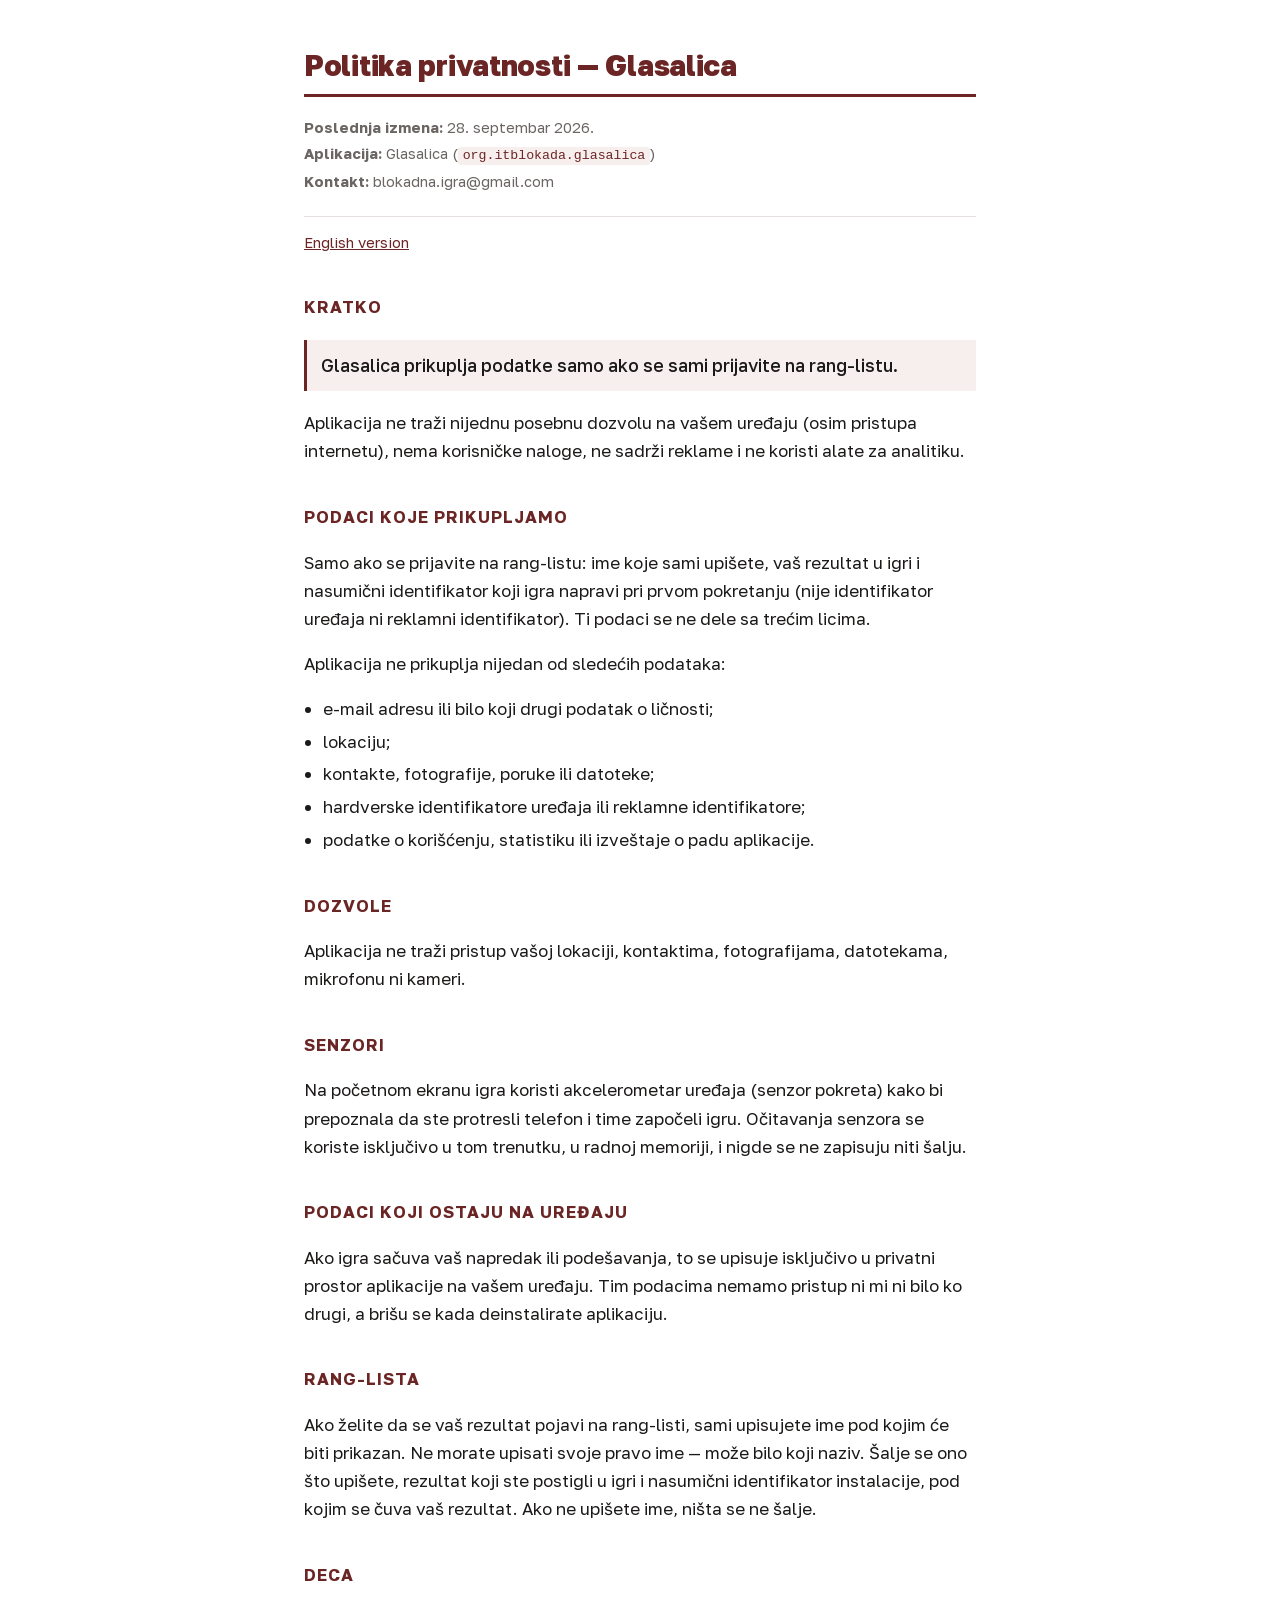
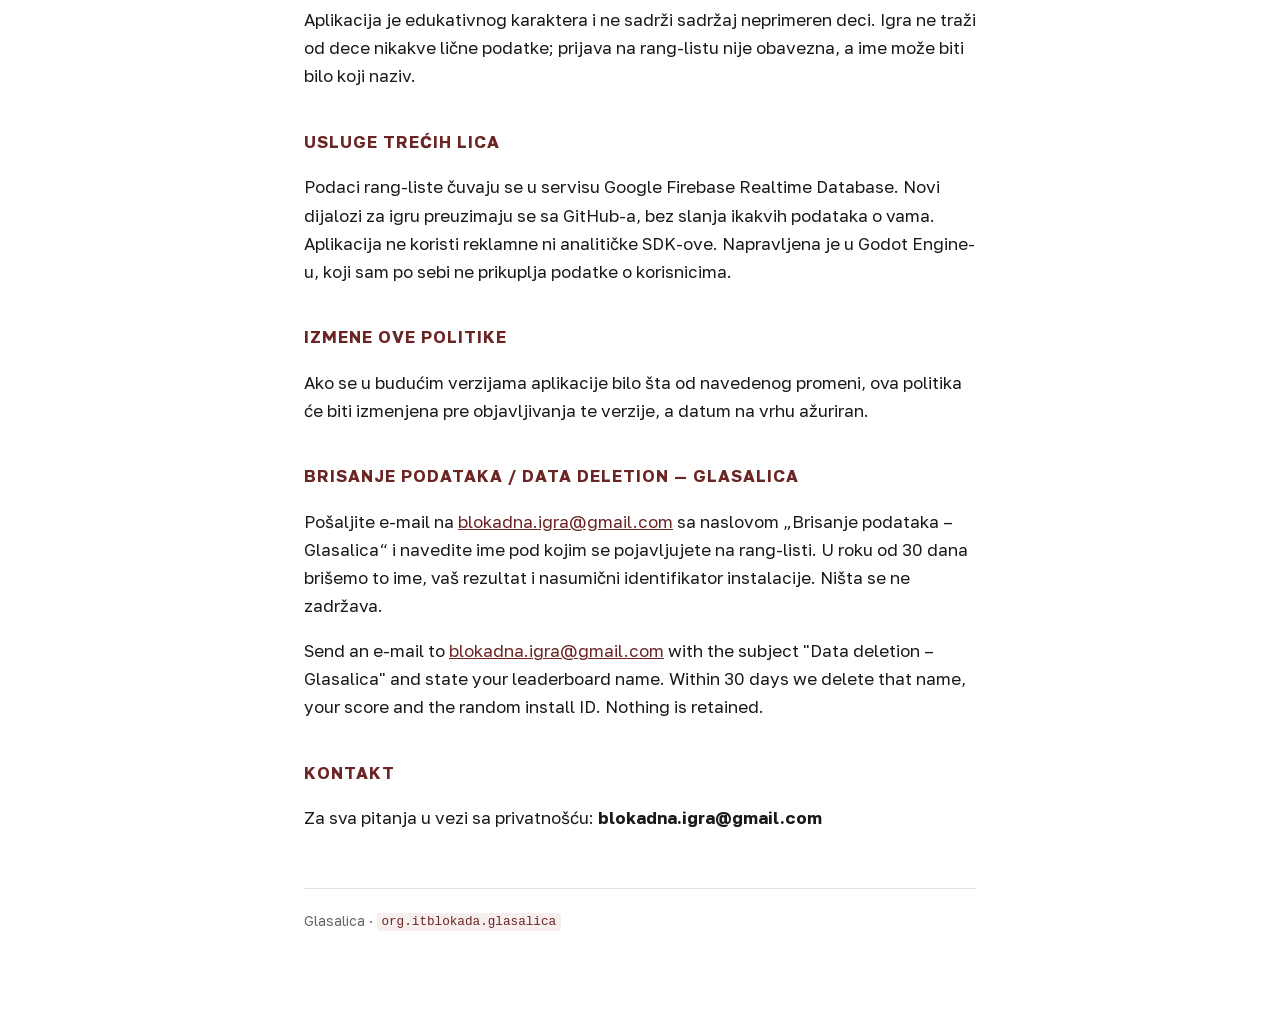
<file: index.html>
<!DOCTYPE html>
<html lang="sr">
<head>
<meta charset="utf-8">
<meta name="viewport" content="width=device-width, initial-scale=1">
<title>Politika privatnosti — Glasalica</title>
<meta name="description" content="Politika privatnosti aplikacije Glasalica. Aplikacija prikuplja podatke samo ako se sami prijavite na rang-listu.">
<link rel="stylesheet" href="style.css">
</head>
<body>
<main>

<h1>Politika privatnosti — Glasalica</h1>

<div class="meta">
  <div><strong>Poslednja izmena:</strong> 28. septembar 2026.</div>
  <div><strong>Aplikacija:</strong> Glasalica (<code>org.itblokada.glasalica</code>)</div>
  <div><strong>Kontakt:</strong> blokadna.igra@gmail.com</div>
</div>

<p class="lang"><a href="en.html">English version</a></p>

<h2>Kratko</h2>
<p class="lede">Glasalica prikuplja podatke samo ako se sami prijavite na rang-listu.</p>
<p>Aplikacija ne traži nijednu posebnu dozvolu na vašem uređaju (osim pristupa internetu), nema korisničke naloge, ne sadrži reklame i ne koristi alate za analitiku.</p>

<h2>Podaci koje prikupljamo</h2>
<p>Samo ako se prijavite na rang-listu: ime koje sami upišete, vaš rezultat u igri i nasumični identifikator koji igra napravi pri prvom pokretanju (nije identifikator uređaja ni reklamni identifikator). Ti podaci se ne dele sa trećim licima.</p>
<p>Aplikacija ne prikuplja nijedan od sledećih podataka:</p>
<ul>
  <li>e-mail adresu ili bilo koji drugi podatak o ličnosti;</li>
  <li>lokaciju;</li>
  <li>kontakte, fotografije, poruke ili datoteke;</li>
  <li>hardverske identifikatore uređaja ili reklamne identifikatore;</li>
  <li>podatke o korišćenju, statistiku ili izveštaje o padu aplikacije.</li>
</ul>

<h2>Dozvole</h2>
<p>Aplikacija ne traži pristup vašoj lokaciji, kontaktima, fotografijama, datotekama, mikrofonu ni kameri.</p>

<h2>Senzori</h2>
<p>Na početnom ekranu igra koristi akcelerometar uređaja (senzor pokreta) kako bi prepoznala da ste protresli telefon i time započeli igru. Očitavanja senzora se koriste isključivo u tom trenutku, u radnoj memoriji, i nigde se ne zapisuju niti šalju.</p>

<h2>Podaci koji ostaju na uređaju</h2>
<p>Ako igra sačuva vaš napredak ili podešavanja, to se upisuje isključivo u privatni prostor aplikacije na vašem uređaju. Tim podacima nemamo pristup ni mi ni bilo ko drugi, a brišu se kada deinstalirate aplikaciju.</p>

<h2>Rang-lista</h2>
<p>Ako želite da se vaš rezultat pojavi na rang-listi, sami upisujete ime pod kojim će biti prikazan. Ne morate upisati svoje pravo ime — može bilo koji naziv. Šalje se ono što upišete, rezultat koji ste postigli u igri i nasumični identifikator instalacije, pod kojim se čuva vaš rezultat. Ako ne upišete ime, ništa se ne šalje.</p>

<h2>Deca</h2>
<p>Aplikacija je edukativnog karaktera i ne sadrži sadržaj neprimeren deci. Igra ne traži od dece nikakve lične podatke; prijava na rang-listu nije obavezna, a ime može biti bilo koji naziv.</p>

<h2>Usluge trećih lica</h2>
<p>Podaci rang-liste čuvaju se u servisu Google Firebase Realtime Database. Novi dijalozi za igru preuzimaju se sa GitHub-a, bez slanja ikakvih podataka o vama. Aplikacija ne koristi reklamne ni analitičke SDK-ove. Napravljena je u Godot Engine-u, koji sam po sebi ne prikuplja podatke o korisnicima.</p>

<h2>Izmene ove politike</h2>
<p>Ako se u budućim verzijama aplikacije bilo šta od navedenog promeni, ova politika će biti izmenjena pre objavljivanja te verzije, a datum na vrhu ažuriran.</p>

<h2 id="brisanje-podataka">Brisanje podataka / Data deletion — Glasalica</h2>
<p>Pošaljite e-mail na <a href="mailto:blokadna.igra@gmail.com">blokadna.igra@gmail.com</a> sa naslovom „Brisanje podataka – Glasalica“ i navedite ime pod kojim se pojavljujete na rang-listi. U roku od 30 dana brišemo to ime, vaš rezultat i nasumični identifikator instalacije. Ništa se ne zadržava.</p>
<p>Send an e-mail to <a href="mailto:blokadna.igra@gmail.com">blokadna.igra@gmail.com</a> with the subject "Data deletion – Glasalica" and state your leaderboard name. Within 30 days we delete that name, your score and the random install ID. Nothing is retained.</p>

<h2>Kontakt</h2>
<p>Za sva pitanja u vezi sa privatnošću: <strong>blokadna.igra@gmail.com</strong></p>

<footer>Glasalica · <code>org.itblokada.glasalica</code></footer>

</main>
</body>
</html>
</file>
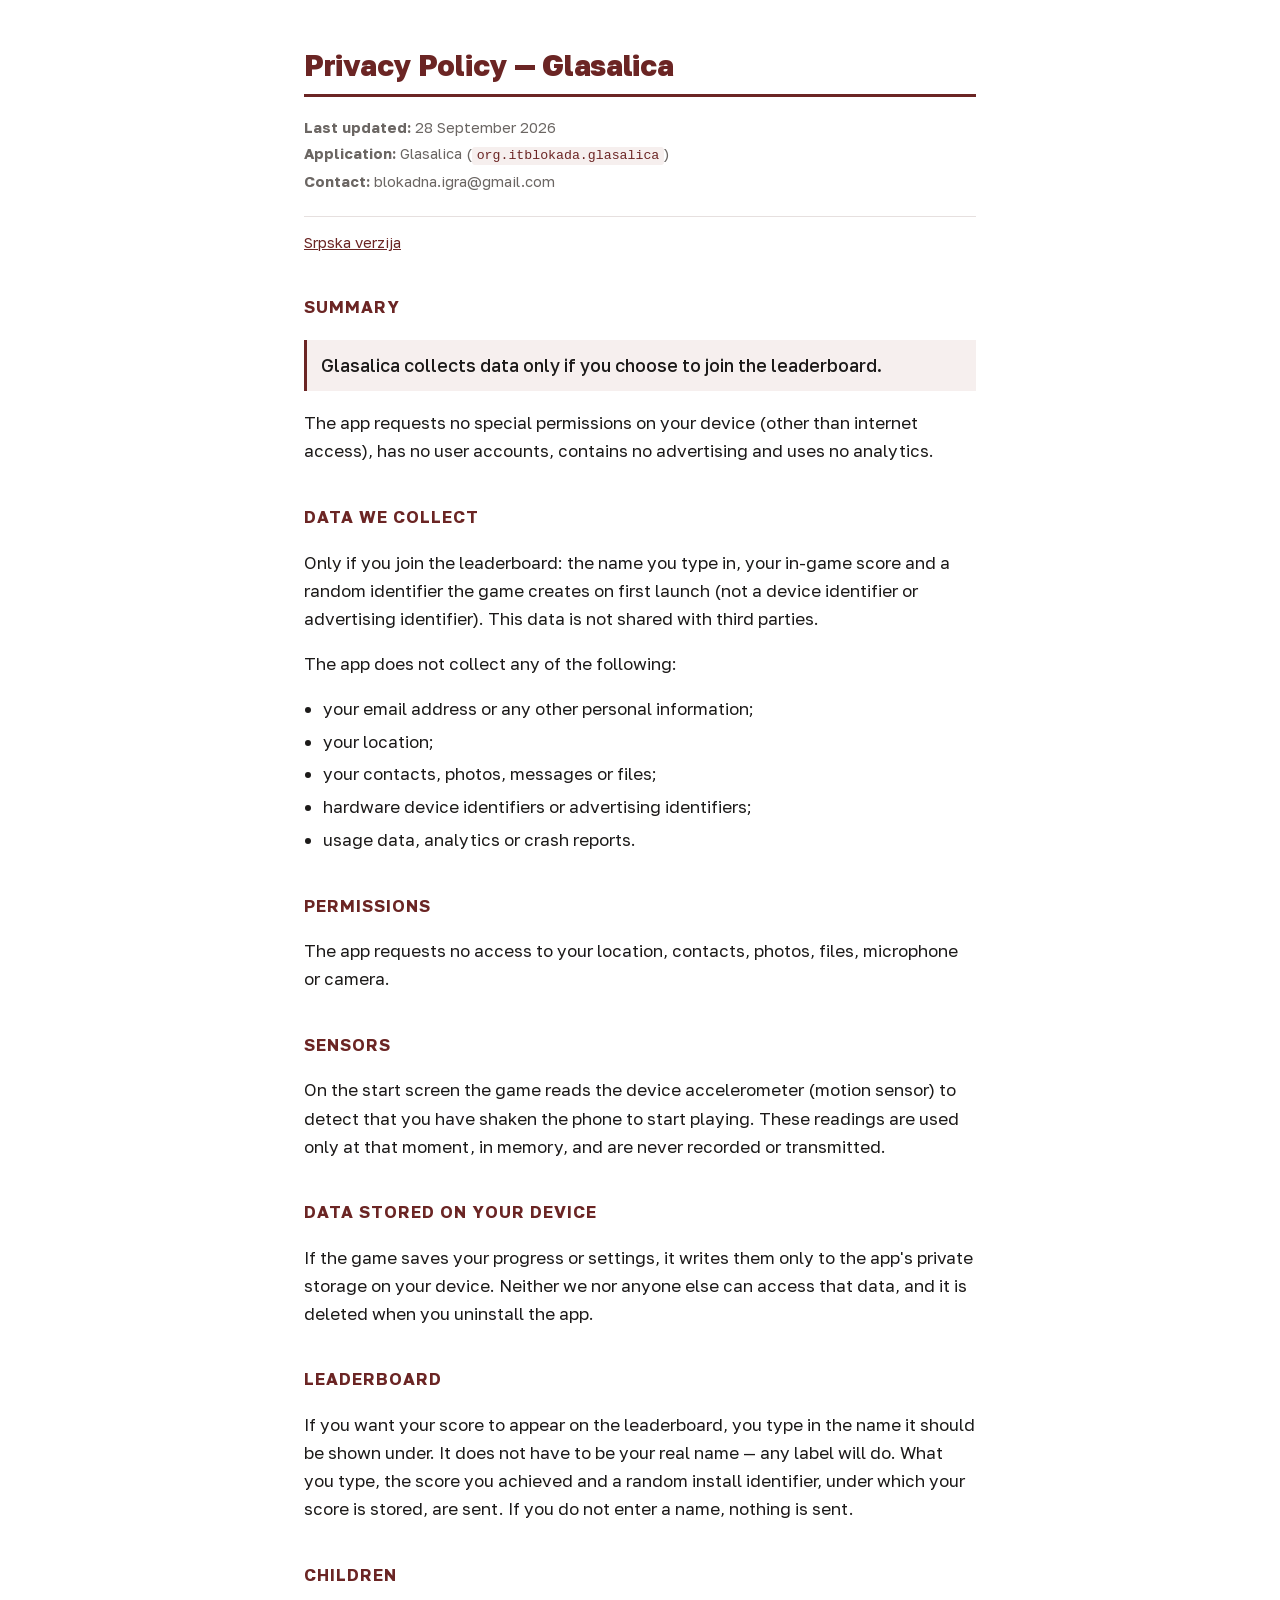
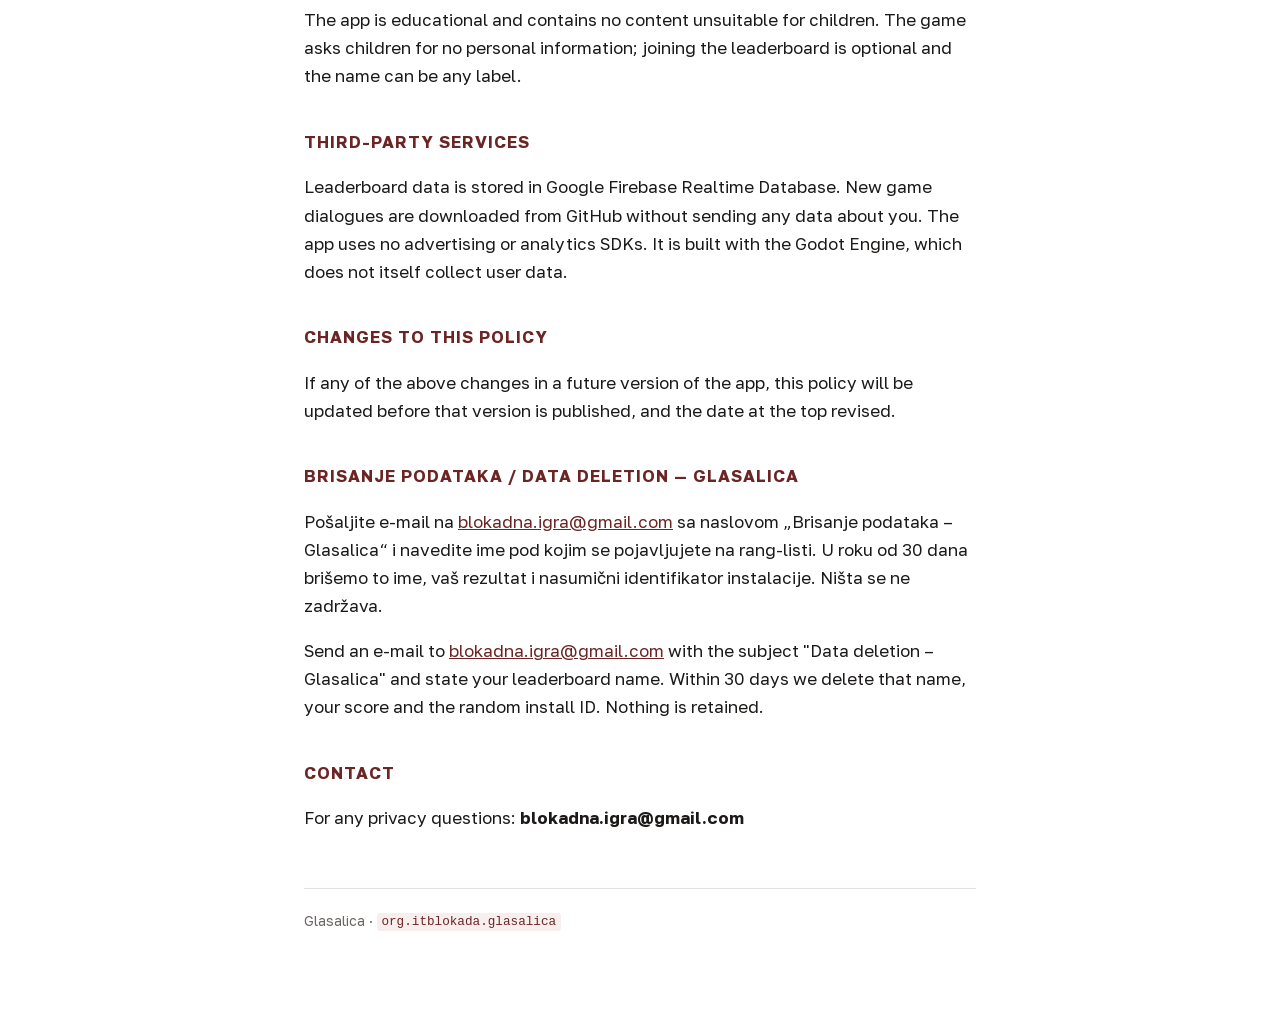
<file: en.html>
<!DOCTYPE html>
<html lang="en">
<head>
<meta charset="utf-8">
<meta name="viewport" content="width=device-width, initial-scale=1">
<title>Privacy Policy — Glasalica</title>
<meta name="description" content="Privacy policy for the Glasalica app. The app collects data only if you join the leaderboard.">
<link rel="stylesheet" href="style.css">
</head>
<body>
<main>

<h1>Privacy Policy — Glasalica</h1>

<div class="meta">
  <div><strong>Last updated:</strong> 28 September 2026</div>
  <div><strong>Application:</strong> Glasalica (<code>org.itblokada.glasalica</code>)</div>
  <div><strong>Contact:</strong> blokadna.igra@gmail.com</div>
</div>

<p class="lang"><a href="index.html">Srpska verzija</a></p>

<h2>Summary</h2>
<p class="lede">Glasalica collects data only if you choose to join the leaderboard.</p>
<p>The app requests no special permissions on your device (other than internet access), has no user accounts, contains no advertising and uses no analytics.</p>

<h2>Data we collect</h2>
<p>Only if you join the leaderboard: the name you type in, your in-game score and a random identifier the game creates on first launch (not a device identifier or advertising identifier). This data is not shared with third parties.</p>
<p>The app does not collect any of the following:</p>
<ul>
  <li>your email address or any other personal information;</li>
  <li>your location;</li>
  <li>your contacts, photos, messages or files;</li>
  <li>hardware device identifiers or advertising identifiers;</li>
  <li>usage data, analytics or crash reports.</li>
</ul>

<h2>Permissions</h2>
<p>The app requests no access to your location, contacts, photos, files, microphone or camera.</p>

<h2>Sensors</h2>
<p>On the start screen the game reads the device accelerometer (motion sensor) to detect that you have shaken the phone to start playing. These readings are used only at that moment, in memory, and are never recorded or transmitted.</p>

<h2>Data stored on your device</h2>
<p>If the game saves your progress or settings, it writes them only to the app's private storage on your device. Neither we nor anyone else can access that data, and it is deleted when you uninstall the app.</p>

<h2>Leaderboard</h2>
<p>If you want your score to appear on the leaderboard, you type in the name it should be shown under. It does not have to be your real name — any label will do. What you type, the score you achieved and a random install identifier, under which your score is stored, are sent. If you do not enter a name, nothing is sent.</p>

<h2>Children</h2>
<p>The app is educational and contains no content unsuitable for children. The game asks children for no personal information; joining the leaderboard is optional and the name can be any label.</p>

<h2>Third-party services</h2>
<p>Leaderboard data is stored in Google Firebase Realtime Database. New game dialogues are downloaded from GitHub without sending any data about you. The app uses no advertising or analytics SDKs. It is built with the Godot Engine, which does not itself collect user data.</p>

<h2>Changes to this policy</h2>
<p>If any of the above changes in a future version of the app, this policy will be updated before that version is published, and the date at the top revised.</p>

<h2 id="brisanje-podataka">Brisanje podataka / Data deletion — Glasalica</h2>
<p>Pošaljite e-mail na <a href="mailto:blokadna.igra@gmail.com">blokadna.igra@gmail.com</a> sa naslovom „Brisanje podataka – Glasalica“ i navedite ime pod kojim se pojavljujete na rang-listi. U roku od 30 dana brišemo to ime, vaš rezultat i nasumični identifikator instalacije. Ništa se ne zadržava.</p>
<p>Send an e-mail to <a href="mailto:blokadna.igra@gmail.com">blokadna.igra@gmail.com</a> with the subject "Data deletion – Glasalica" and state your leaderboard name. Within 30 days we delete that name, your score and the random install ID. Nothing is retained.</p>

<h2>Contact</h2>
<p>For any privacy questions: <strong>blokadna.igra@gmail.com</strong></p>

<footer>Glasalica · <code>org.itblokada.glasalica</code></footer>

</main>
</body>
</html>
</file>
<file: style.css>
/* Typeface: Golos Text — the same family studenti.org.rs uses (their config
   misspells it "Golog Text"; the files are byte-identical to Google's).
   Self-hosted on purpose: this page promises no third parties, and loading
   from fonts.gstatic.com would hand a visitor's IP to Google. */
@font-face {
  font-family: 'Golos Text';
  font-style: normal;
  font-weight: 400 900;
  font-display: swap;
  src: url(fonts/golos-cyrillic-ext.woff2) format('woff2');
  unicode-range: U+0460-052F, U+1C80-1C8A, U+20B4, U+2DE0-2DFF, U+A640-A69F, U+FE2E-FE2F;
}
@font-face {
  font-family: 'Golos Text';
  font-style: normal;
  font-weight: 400 900;
  font-display: swap;
  src: url(fonts/golos-cyrillic.woff2) format('woff2');
  unicode-range: U+0301, U+0400-045F, U+0490-0491, U+04B0-04B1, U+2116;
}
@font-face {
  font-family: 'Golos Text';
  font-style: normal;
  font-weight: 400 900;
  font-display: swap;
  src: url(fonts/golos-latin-ext.woff2) format('woff2');
  unicode-range: U+0100-02BA, U+02BD-02C5, U+02C7-02CC, U+02CE-02D7, U+02DD-02FF, U+0304, U+0308, U+0329, U+1D00-1DBF, U+1E00-1E9F, U+1EF2-1EFF, U+2020, U+20A0-20AB, U+20AD-20C0, U+2113, U+2C60-2C7F, U+A720-A7FF;
}
@font-face {
  font-family: 'Golos Text';
  font-style: normal;
  font-weight: 400 900;
  font-display: swap;
  src: url(fonts/golos-latin.woff2) format('woff2');
  unicode-range: U+0000-00FF, U+0131, U+0152-0153, U+02BB-02BC, U+02C6, U+02DA, U+02DC, U+0304, U+0308, U+0329, U+2000-206F, U+20AC, U+2122, U+2191, U+2193, U+2212, U+2215, U+FEFF, U+FFFD;
}

/* Palette taken from the "СТУДЕНТИ ПОБЕЂУЈУ!" stickers
   (studenti.org.rs/nalepnice.pdf): CMYK 0.27 1 1 0.32 -> #6b2524, on plain white. */
:root {
  color-scheme: light;
  --bg: #ffffff;
  --fg: #1c1a19;
  --muted: #6b6663;
  --rule: #e6e0df;
  --accent: #6b2524;
  --accent-soft: #f6efee;
}
* { box-sizing: border-box; }
body {
  margin: 0;
  background: var(--bg);
  color: var(--fg);
  font: 400 17px/1.65 "Golos Text", -apple-system, BlinkMacSystemFont, "Segoe UI", Roboto, sans-serif;
  -webkit-font-smoothing: antialiased;
  padding: 48px 16px 96px;
}
main { max-width: 42rem; margin: 0 auto; }
h1 {
  font-size: 1.8rem;
  font-weight: 800;
  letter-spacing: -.01em;
  line-height: 1.25;
  margin: 0 0 1.2rem;
  color: var(--accent);
  border-bottom: 3px solid var(--accent);
  padding-bottom: .6rem;
}
h2 {
  font-size: 1.05rem;
  font-weight: 700;
  text-transform: uppercase;
  letter-spacing: .06em;
  color: var(--accent);
  margin: 2.4rem 0 .6rem;
}
.meta {
  color: var(--muted);
  font-size: .92rem;
  border-bottom: 1px solid var(--rule);
  padding-bottom: 1.2rem;
  margin-bottom: .4rem;
}
.meta div { margin: .15rem 0; }
.lede {
  font-size: 1.12rem;
  font-weight: 500;
  background: var(--accent-soft);
  border-left: 3px solid var(--accent);
  padding: .7rem .9rem;
}
code {
  font-family: ui-monospace, SFMono-Regular, Menlo, monospace;
  font-size: .9em;
  background: var(--accent-soft);
  color: var(--accent);
  padding: .1em .35em;
  border-radius: 3px;
}
ul { padding-left: 1.2rem; }
li { margin: .3rem 0; }
a { color: var(--accent); }
a:hover { text-decoration: none; }
.lang {
  margin-bottom: 2rem;
  font-size: .92rem;
  color: var(--muted);
}
footer {
  margin-top: 3.5rem;
  padding-top: 1.2rem;
  border-top: 1px solid var(--rule);
  color: var(--muted);
  font-size: .88rem;
}
</file>
